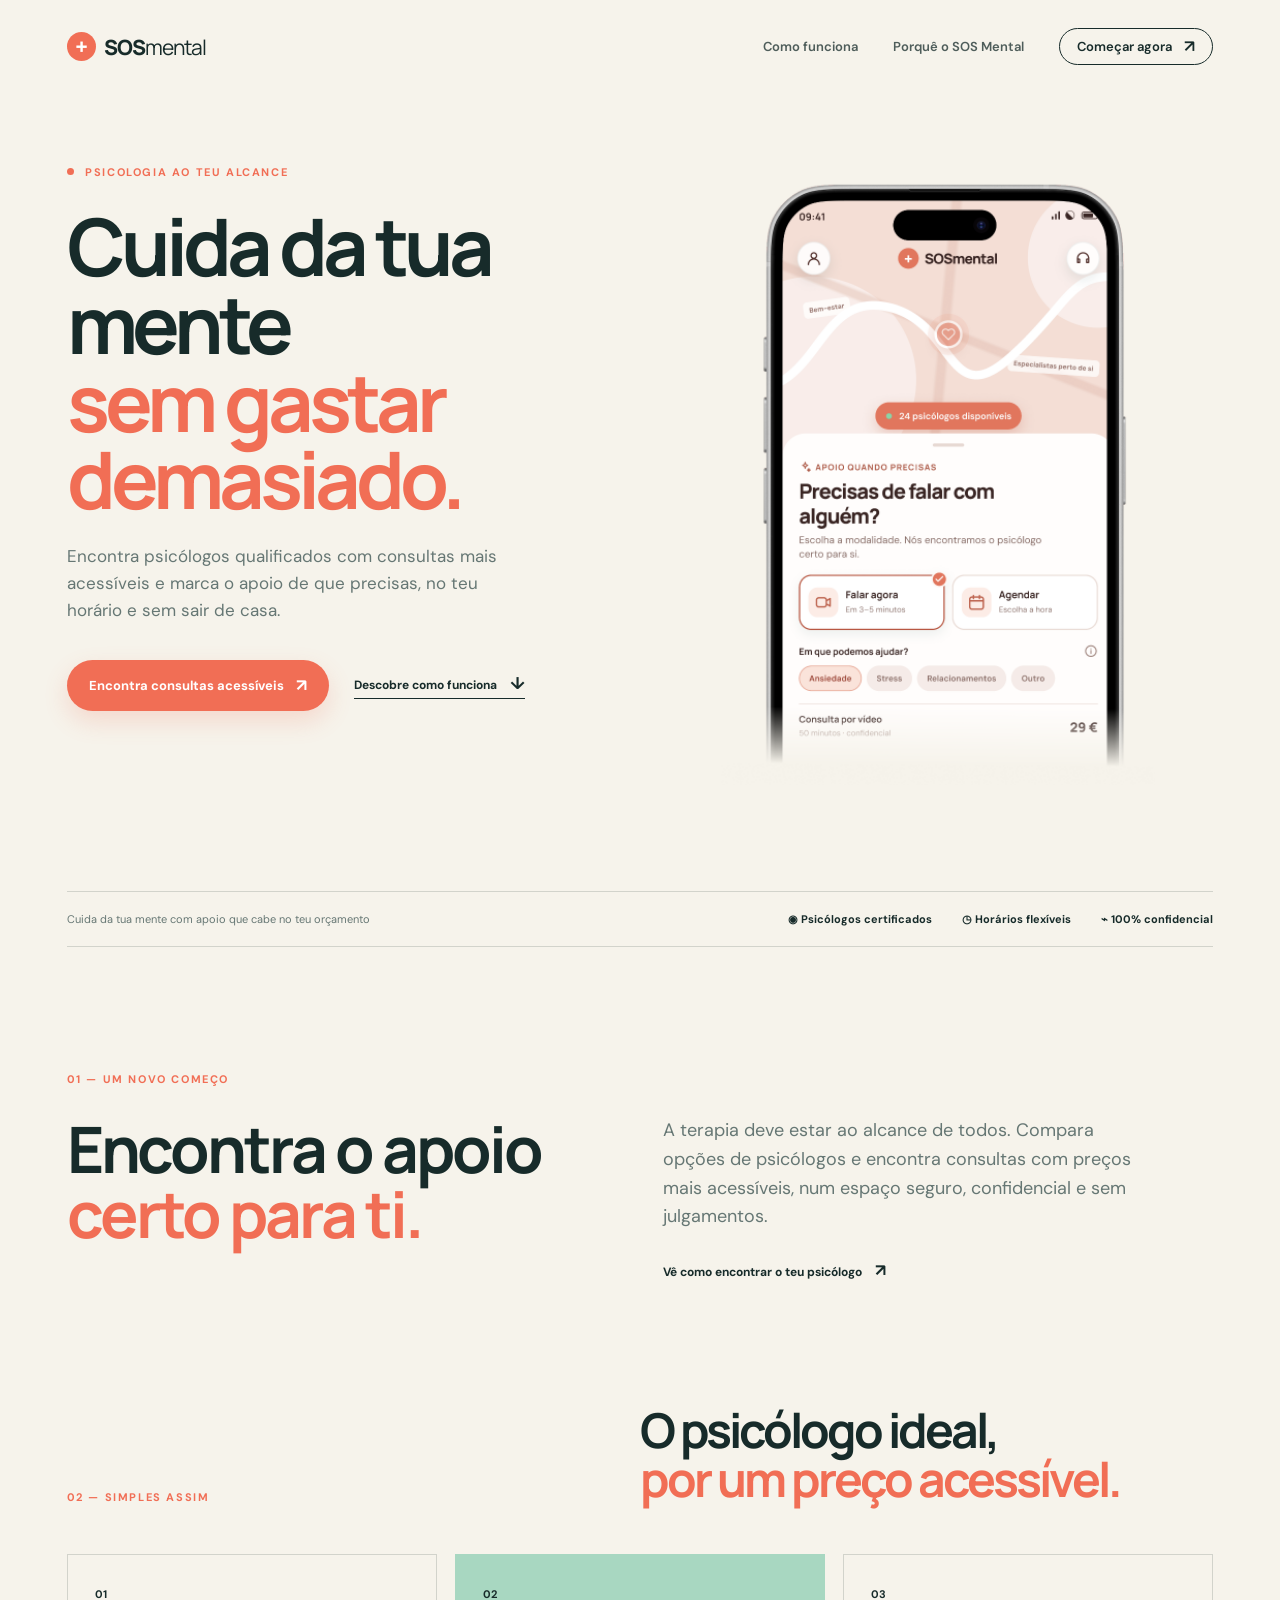
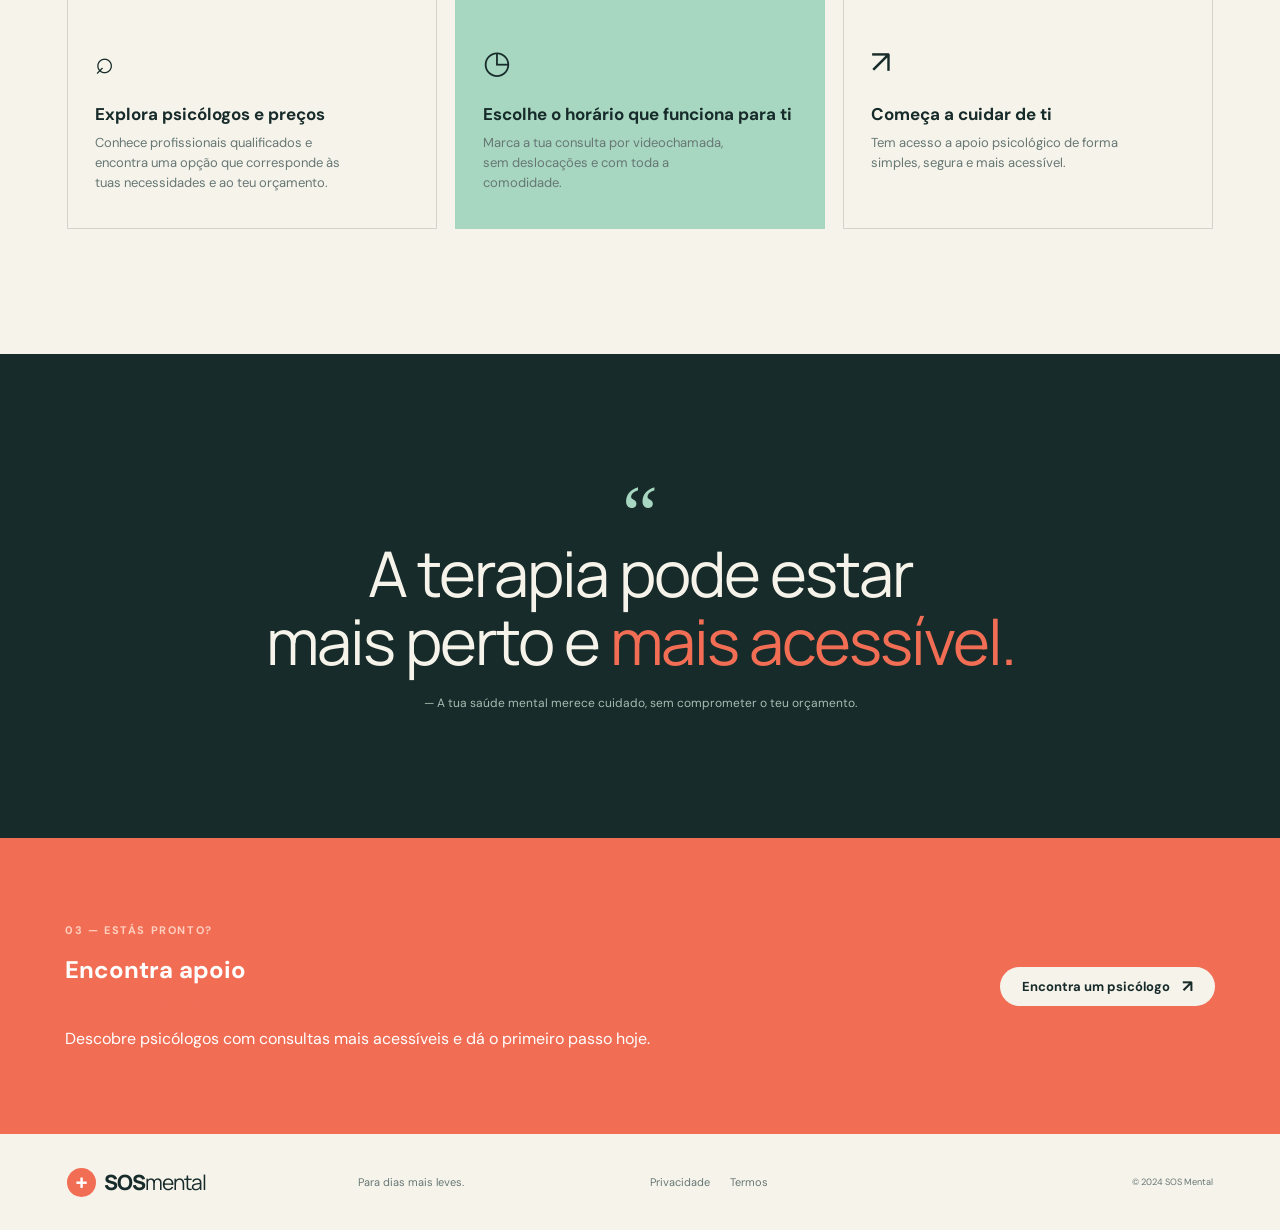
<file: index.html>
<!doctype html>
<!--TESTE A-->
<html lang="pt-PT">
  <head>
    <meta charset="UTF-8" />
    <meta name="viewport" content="width=device-width, initial-scale=1.0" />
    <meta name="description" content="SOS Mental — encontra psicólogos com consultas mais acessíveis e cuida da tua saúde mental." />
    <title>SOS Mental</title>
    <link rel="icon" type="image/svg+xml" href="favicon.svg" />
    <link rel="preconnect" href="https://fonts.googleapis.com" />
    <link rel="preconnect" href="https://fonts.gstatic.com" crossorigin />
    <link href="https://fonts.googleapis.com/css2?family=DM+Sans:wght@400;500;600;700&family=Manrope:wght@700;800&display=swap" rel="stylesheet" />
    <link rel="stylesheet" href="styles.css" />
    <link rel="stylesheet" href="overrides.css" />
  </head>
  <body>
    <header class="site-header">
      <a class="brand" href="#" aria-label="SOS Mental - início">
        <span class="brand-mark" aria-hidden="true">+</span>
        <span>SOS<span class="brand-light">mental</span></span>
      </a>
      <button class="menu-toggle" aria-label="Abrir menu" aria-expanded="false">
        <span></span><span></span><span></span>
      </button>
      <nav class="main-nav" aria-label="Navegação principal">
        <a href="#como-funciona">Como funciona</a>
        <a href="#porque-sos">Porquê o SOS Mental</a>
        <a data-cta class="nav-cta" href="em-desenvolvimento.html">Começar agora <span aria-hidden="true">↗</span></a>
      </nav>
    </header>

    <main>
      <section class="hero">
        <div class="hero-copy">
          <div class="eyebrow"><span class="pulse-dot"></span> Psicologia ao teu alcance</div>
          <h1>Cuida da tua mente<br /><em>sem gastar demasiado.</em></h1>
          <p class="hero-text">Encontra psicólogos qualificados com consultas mais acessíveis e marca o apoio de que precisas, no teu horário e sem sair de casa.</p>
          <div class="hero-actions">
            <a class="button button-primary" href="em-desenvolvimento.html">Encontra consultas acessíveis <span>↗</span></a>
            <a class="text-link" href="#como-funciona">Descobre como funciona <span>↓</span></a>
          </div>
        </div>
        <div class="hero-visual">
          <img class="app-image" src="app.png" alt="Aplicação móvel SOS Mental" />
        </div>
      </section>

      <section class="trust-bar">
        <span>Cuida da tua mente com apoio que cabe no teu orçamento</span>
        <div class="trust-items"><span>◉ Psicólogos certificados</span><span>◷ Horários flexíveis</span><span>⌁ 100% confidencial</span></div>
      </section>

      <section class="section intro-section" id="porque-sos">
        <div class="section-label">01 — Um novo começo</div>
        <div class="intro-grid">
          <h2>Encontra o apoio<br /><em>certo para ti.</em></h2>
          <div><p class="lead">A terapia deve estar ao alcance de todos. Compara opções de psicólogos e encontra consultas com preços mais acessíveis, num espaço seguro, confidencial e sem julgamentos.</p><a class="arrow-link" href="#como-funciona">Vê como encontrar o teu psicólogo <span>↗</span></a></div>
        </div>
      </section>

      <section class="section steps-section" id="como-funciona">
        <div class="section-heading"><div class="section-label">02 — Simples assim</div><h2>O psicólogo ideal,<br /><em>por um preço acessível.</em></h2></div>
        <div class="steps-grid">
          <article class="step-card"><span class="step-number">01</span><div class="step-icon">⌕</div><h3>Explora psicólogos e preços</h3><p>Conhece profissionais qualificados e encontra uma opção que corresponde às tuas necessidades e ao teu orçamento.</p></article>
          <article class="step-card step-featured"><span class="step-number">02</span><div class="step-icon">◷</div><h3>Escolhe o horário que funciona para ti</h3><p>Marca a tua consulta por videochamada, sem deslocações e com toda a comodidade.</p></article>
          <article class="step-card"><span class="step-number">03</span><div class="step-icon">↗</div><h3>Começa a cuidar de ti</h3><p>Tem acesso a apoio psicológico de forma simples, segura e mais acessível.</p></article>
        </div>
      </section>

      <section class="quote-section" id="profissionais">
        <div class="quote-mark">“</div>
        <blockquote>A terapia pode estar<br />mais perto e <em>mais acessível.</em></blockquote>
        <p>— A tua saúde mental merece cuidado, sem comprometer o teu orçamento.</p>
      </section>

      <section class="cta-section" id="comece-agora">
        <div><div class="section-label">03 — Estás pronto?</div><h2>Encontra apoio<br /><em>ao teu alcance.</em></h2><p>Descobre psicólogos com consultas mais acessíveis e dá o primeiro passo hoje.</p></div>
        <a data-cta class="button button-light" href="em-desenvolvimento.html">Encontra um psicólogo <span>↗</span></a>
      </section>
    </main>

    <footer class="site-footer">
      <a class="brand" href="#"><span class="brand-mark" aria-hidden="true">+</span><span>SOS<span class="brand-light">mental</span></span></a>
      <p>Para dias mais leves.</p>
      <div class="footer-links"><a href="#">Privacidade</a><a href="#">Termos</a></div>
      <small>© 2024 SOS Mental</small>
    </footer>
    <script src="script.js"></script>

<script>
const SCRIPT_URL = 'https://script.google.com/macros/s/AKfycbwPpdsTuyZ7tOVZ9dva25W_XsAeHE-az85VIVPItdtpvpIHn81WmQghZFjbxrXrjOue/exec';

const LANDING_VERSION = 'B';

let visitorId = localStorage.getItem('sos_visitor_id');

if (!visitorId) {
  visitorId = crypto.randomUUID();
  localStorage.setItem('sos_visitor_id', visitorId);
}

function registarAcao(action) {
  const dados = {
    visitor: visitorId,
    version: LANDING_VERSION,
    action: action
  };

  fetch(SCRIPT_URL, {
    method: 'POST',
    mode: 'no-cors',
    headers: {
      'Content-Type': 'text/plain;charset=utf-8'
    },
    body: JSON.stringify(dados),
    keepalive: true
  }).catch(error => {
    console.error('Erro ao registar:', error);
  });
}

// Regista a visita
registarAcao('visita');

// Regista o clique em qualquer botão CTA
document.addEventListener('click', function(event) {
  const button = event.target.closest('[data-cta]');

  if (button) {
    registarAcao('clique_cta');
  }
});
</script>

  </body>
</html>
</file>
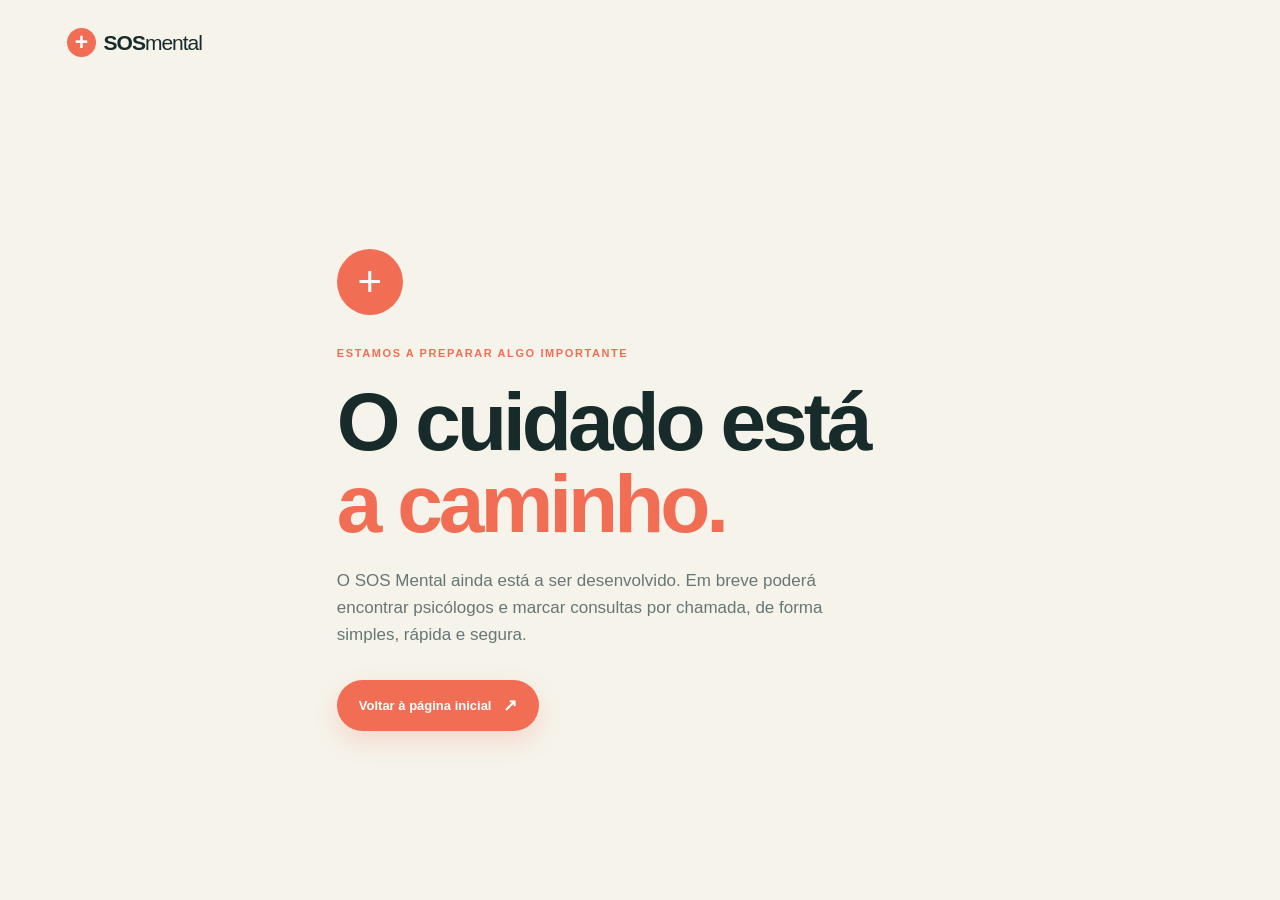
<file: em-desenvolvimento.html>
<!doctype html>
<html lang="pt-PT">
  <head>
    <meta charset="UTF-8" />
    <meta name="viewport" content="width=device-width, initial-scale=1.0" />
    <meta name="description" content="O SOS Mental está a ser preparado para si." />
    <title>SOS Mental — Em desenvolvimento</title>
    <link rel="icon" type="image/svg+xml" href="favicon.svg" />
    <link rel="stylesheet" href="styles.css" />
    <link rel="stylesheet" href="overrides.css" />
  </head>
  <body>
    <header class="site-header">
      <a class="brand" href="index.html" aria-label="SOS Mental - início">
        <span class="brand-mark" aria-hidden="true">+</span>
        <span>SOS<span class="brand-light">mental</span></span>
      </a>
    </header>
    <main class="status-page">
      <div class="status-icon" aria-hidden="true">+</div>
      <div class="eyebrow">Estamos a preparar algo importante</div>
      <h1>O cuidado está<br /><em>a caminho.</em></h1>
      <p>O SOS Mental ainda está a ser desenvolvido. Em breve poderá encontrar psicólogos e marcar consultas por chamada, de forma simples, rápida e segura.</p>
      <a class="button button-primary" href="index.html">Voltar à página inicial <span>↗</span></a>
    </main>
  </body>
</html>
</file>
<file: styles.css>
:root{--ink:#172b2a;--cream:#f6f3eb;--mint:#dcece3;--green:#a8d7c1;--coral:#f16e55;--line:rgba(23,43,42,.16);--muted:#667774}
*{box-sizing:border-box}html{scroll-behavior:smooth}body{margin:0;background:var(--cream);color:var(--ink);font-family:"DM Sans",sans-serif}a{color:inherit;text-decoration:none}.site-header{display:flex;align-items:center;justify-content:space-between;max-width:1280px;margin:auto;padding:28px 5.2%;position:relative;z-index:5}.brand{align-items:center;display:flex;font-family:Manrope,sans-serif;font-size:21px;font-weight:800;letter-spacing:-1px;gap:8px}.brand-mark{align-items:center;background:var(--coral);border-radius:50%;color:#fff;display:inline-flex;font-size:23px;height:29px;justify-content:center;line-height:1;width:29px}.brand-light{font-weight:400}.main-nav{align-items:center;display:flex;gap:35px;font-size:13px;font-weight:600}.main-nav a:not(.nav-cta){opacity:.75}.main-nav a:not(.nav-cta):hover,.footer-links a:hover{opacity:1}.nav-cta{border:1px solid var(--ink);border-radius:30px;padding:12px 17px}.nav-cta span,.button span{font-size:17px;margin-left:12px}.menu-toggle{display:none;background:none;border:0}.hero{display:grid;grid-template-columns:1fr 1fr;gap:4%;max-width:1280px;margin:0 auto;padding:72px 5.2% 106px;min-height:630px}.eyebrow,.section-label{color:var(--coral);font-size:11px;font-weight:700;letter-spacing:1.6px;text-transform:uppercase}.pulse-dot{background:var(--coral);border-radius:50%;display:inline-block;height:7px;margin:0 7px 1px 0;width:7px}.hero h1{font-family:Manrope,sans-serif;font-size:clamp(54px,6.2vw,84px);letter-spacing:-5px;line-height:.98;margin:28px 0 25px}.hero h1 em,h2 em,blockquote em{color:var(--coral);font-style:normal}.hero-text{color:var(--muted);font-size:17px;line-height:1.6;max-width:470px}.hero-actions{align-items:center;display:flex;gap:25px;margin-top:35px}.button{border-radius:30px;display:inline-flex;font-size:13px;font-weight:700;justify-content:center;padding:17px 22px}.button-primary{background:var(--coral);color:white;box-shadow:0 10px 24px rgba(241,110,85,.2)}.button-primary:hover{background:#d85e47}.text-link,.arrow-link{border-bottom:1px solid var(--ink);font-size:12px;font-weight:700;padding-bottom:4px}.text-link span,.arrow-link span{font-size:17px;margin-left:10px}.hero-note{align-items:center;color:var(--muted);display:flex;font-size:11px;gap:12px;margin-top:40px}.hero-note strong{color:var(--ink)}.avatar-stack{display:flex}.avatar{align-items:center;border:2px solid var(--cream);border-radius:50%;color:#fff;display:flex;font-size:10px;font-weight:700;height:31px;justify-content:center;margin-left:-7px;width:31px}.avatar:first-child{margin-left:0}.avatar-one{background:#d18e70}.avatar-two{background:#657c91}.avatar-three{background:#92766b}.hero-visual{align-items:center;display:flex;justify-content:center;position:relative}.sun-shape{background:var(--mint);border-radius:50%;height:420px;position:absolute;right:5%;top:3%;width:420px}.visual-card-main{background:#f8f6f0;border-radius:20px;box-shadow:0 20px 50px rgba(23,43,42,.13);height:435px;overflow:hidden;position:relative;width:min(330px,75%);z-index:1}.card-topline{align-items:center;display:flex;justify-content:space-between;padding:18px 19px}.live-pill{align-items:center;background:#e4f2e8;border-radius:20px;color:#357258;display:flex;font-size:10px;font-weight:700;gap:6px;padding:7px 10px}.live-pill i{background:#54b87a;border-radius:50%;height:6px;width:6px}.more{letter-spacing:2px}.person-illustration{background:#c9e6d6;height:300px;overflow:hidden;position:relative}.face{background:#d99b76;border-radius:49% 49% 47% 47%;height:105px;left:calc(50% - 47px);position:absolute;top:48px;width:94px;z-index:2}.hair{background:#3d3a33;border-radius:50% 50% 35% 35%;height:85px;left:calc(50% - 53px);position:absolute;top:30px;width:106px;z-index:3}.eye{background:#263c38;border-radius:50%;height:5px;position:absolute;top:50px;width:5px}.eye.left{left:28px}.eye.right{right:28px}.smile{border-bottom:2px solid #994f45;border-radius:50%;bottom:27px;height:10px;left:38px;position:absolute;width:18px}.body{background:#ef795d;border-radius:70px 70px 0 0;bottom:-75px;height:190px;left:calc(50% - 85px);position:absolute;width:170px}.plant{background:#79aa83;border-radius:100% 0;bottom:15px;height:70px;position:absolute;transform:rotate(-25deg);width:29px}.plant-one{left:25px}.plant-two{right:25px;transform:rotate(25deg)}.call-info{align-items:center;display:flex;justify-content:space-between;padding:17px 20px}.call-info strong,.call-info small{display:block}.call-info strong{font-size:13px}.call-info small{color:var(--muted);font-size:10px;margin-top:4px}.call-icon{align-items:center;background:var(--coral);border-radius:50%;color:#fff;display:flex;font-size:20px;height:35px;justify-content:center;transform:rotate(-20deg);width:35px}.floating-note{align-items:center;background:#fff;border-radius:12px;box-shadow:0 12px 25px rgba(23,43,42,.12);display:flex;gap:10px;padding:12px 15px;position:absolute;z-index:2}.floating-note strong,.floating-note small{display:block}.floating-note strong{font-size:11px}.floating-note small{color:var(--muted);font-size:10px;margin-top:3px}.note-top{right:2%;top:15%}.note-bottom{bottom:15%;left:0}.note-icon,.check-icon{align-items:center;border-radius:50%;display:flex;height:30px;justify-content:center;width:30px}.note-icon{background:#ffe5c7;color:#e48c41}.check-icon{background:#daf0df;color:#49a66a}.spark{color:var(--coral);font-size:22px;position:absolute}.spark-one{right:5%;top:5%}.spark-two{bottom:15%;right:3%}.trust-bar{align-items:center;border-bottom:1px solid var(--line);border-top:1px solid var(--line);display:flex;justify-content:space-between;margin:0 5.2%;padding:20px 0;color:var(--muted);font-size:11px}.trust-items{display:flex;gap:30px;color:var(--ink);font-weight:700}.section{max-width:1280px;margin:auto;padding:125px 5.2%}.intro-grid{display:grid;grid-template-columns:1fr 1fr;gap:4%;margin-top:30px}.section h2{font-family:Manrope,sans-serif;font-size:clamp(42px,5vw,66px);letter-spacing:-3px;line-height:1.02;margin:0}.lead{color:var(--muted);font-size:18px;line-height:1.6;margin:0 0 28px;max-width:470px}.arrow-link{border:0}.steps-section{padding-top:0}.section-heading{display:flex;justify-content:space-between;align-items:end;margin-bottom:50px}.section-heading h2{font-size:48px;width:50%}.steps-grid{display:grid;grid-template-columns:repeat(3,1fr);gap:18px}.step-card{border:1px solid var(--line);min-height:275px;padding:27px;position:relative}.step-featured{background:var(--green);border-color:transparent}.step-number{font-size:11px;font-weight:700}.step-icon{font-size:32px;margin:38px 0 20px}.step-card h3{font-size:17px;margin:0 0 8px}.step-card p{color:var(--muted);font-size:13px;line-height:1.55;margin:0;max-width:250px}.quote-section{background:var(--ink);color:var(--cream);padding:115px 5%;text-align:center}.quote-mark{color:var(--green);font-family:Georgia;font-size:80px;height:50px}.quote-section blockquote{font-family:Manrope,sans-serif;font-size:clamp(36px,5vw,63px);letter-spacing:-2px;line-height:1.08;margin:20px auto}.quote-section p{color:#a7bbb2;font-size:12px}.cta-section{align-items:center;background:var(--coral);color:#fff;display:flex;justify-content:space-between;padding:85px max(5%,calc((100% - 1150px)/2))}.cta-section .section-label{color:#ffcfbf}.cta-section h2{color:#fff;margin:17px 0 12px}.cta-section p{font-size:16px;margin:0}.button-light{background:var(--cream);color:var(--ink);white-space:nowrap}.site-footer{align-items:center;display:grid;grid-template-columns:1fr 1fr 1fr 1fr;gap:20px;padding:30px 5.2%;font-size:11px}.site-footer p{color:var(--muted)}.footer-links{display:flex;gap:20px}.footer-links a{color:var(--muted)}.site-footer small{color:var(--muted);text-align:right}
@media(max-width:760px){.site-header{padding:22px 6%}.menu-toggle{display:flex;flex-direction:column;gap:4px}.menu-toggle span{background:var(--ink);display:block;height:2px;width:22px}.main-nav{background:var(--cream);box-shadow:0 15px 20px rgba(23,43,42,.08);display:none;flex-direction:column;gap:24px;left:0;padding:25px 6%;position:absolute;right:0;top:72px}.main-nav.open{display:flex;align-items:flex-start}.hero{display:block;padding:65px 6% 75px}.hero h1{font-size:58px}.hero-text{font-size:15px}.hero-actions{align-items:flex-start;flex-direction:column;gap:18px}.hero-visual{margin-top:72px;min-height:480px}.sun-shape{height:320px;width:320px}.visual-card-main{height:405px;width:280px}.person-illustration{height:270px}.note-top{right:-2%;top:8%}.note-bottom{bottom:10%;left:-4%}.trust-bar{align-items:flex-start;flex-direction:column;gap:17px;margin:0 6%;padding:18px 0}.trust-items{flex-wrap:wrap;gap:13px}.section{padding:82px 6%}.intro-grid{display:block}.intro-grid h2{margin-bottom:28px}.lead{font-size:16px}.section-heading{align-items:flex-start;display:block;margin-bottom:30px}.section-heading h2{font-size:42px;margin-top:18px;width:auto}.steps-grid{display:block}.step-card{margin-bottom:12px;min-height:225px}.step-icon{margin:24px 0 14px}.quote-section{padding:80px 6%}.quote-section blockquote{font-size:41px}.cta-section{align-items:flex-start;display:block;padding:70px 6%}.cta-section .button{margin-top:35px}.site-footer{display:block;padding:28px 6%}.site-footer p{margin:16px 0}.footer-links{flex-wrap:wrap;margin:25px 0}.site-footer small{display:block;text-align:left}}
</file>
<file: overrides.css>
.nav-cta,
.button {
  align-items: center;
}

.nav-cta {
  display: inline-flex;
  padding: 9px 17px;
  transition: background-color 180ms ease, border-color 180ms ease, color 180ms ease;
}

.nav-cta:hover {
  background: var(--coral);
  border-color: var(--coral);
  color: #fff;
}

.nav-cta span {
  line-height: 1;
}

.button span {
  line-height: 1;
}

.app-image {
  display: block;
  max-height: 620px;
  max-width: 100%;
  object-fit: contain;
  width: 650px;
}

@media (max-width: 760px) {
  .app-image {
    max-height: 430px;
  }
}

.button-light {
  padding: 11px 22px;
}

.status-page {
  align-items: flex-start;
  display: flex;
  flex-direction: column;
  justify-content: center;
  margin: 0 auto;
  min-height: calc(100vh - 90px);
  max-width: 760px;
  padding: 70px 6%;
}

.status-icon {
  align-items: center;
  background: var(--coral);
  border-radius: 50%;
  color: #fff;
  display: flex;
  font-size: 42px;
  height: 66px;
  justify-content: center;
  line-height: 1;
  margin-bottom: 32px;
  width: 66px;
}

.status-page h1 {
  font-family: Manrope, sans-serif;
  font-size: clamp(50px, 7vw, 82px);
  letter-spacing: -4px;
  line-height: 1;
  margin: 22px 0;
}

.status-page h1 em {
  color: var(--coral);
  font-style: normal;
}

.status-page p {
  color: var(--muted);
  font-size: 17px;
  line-height: 1.6;
  margin: 0 0 32px;
  max-width: 540px;
}
</file>
